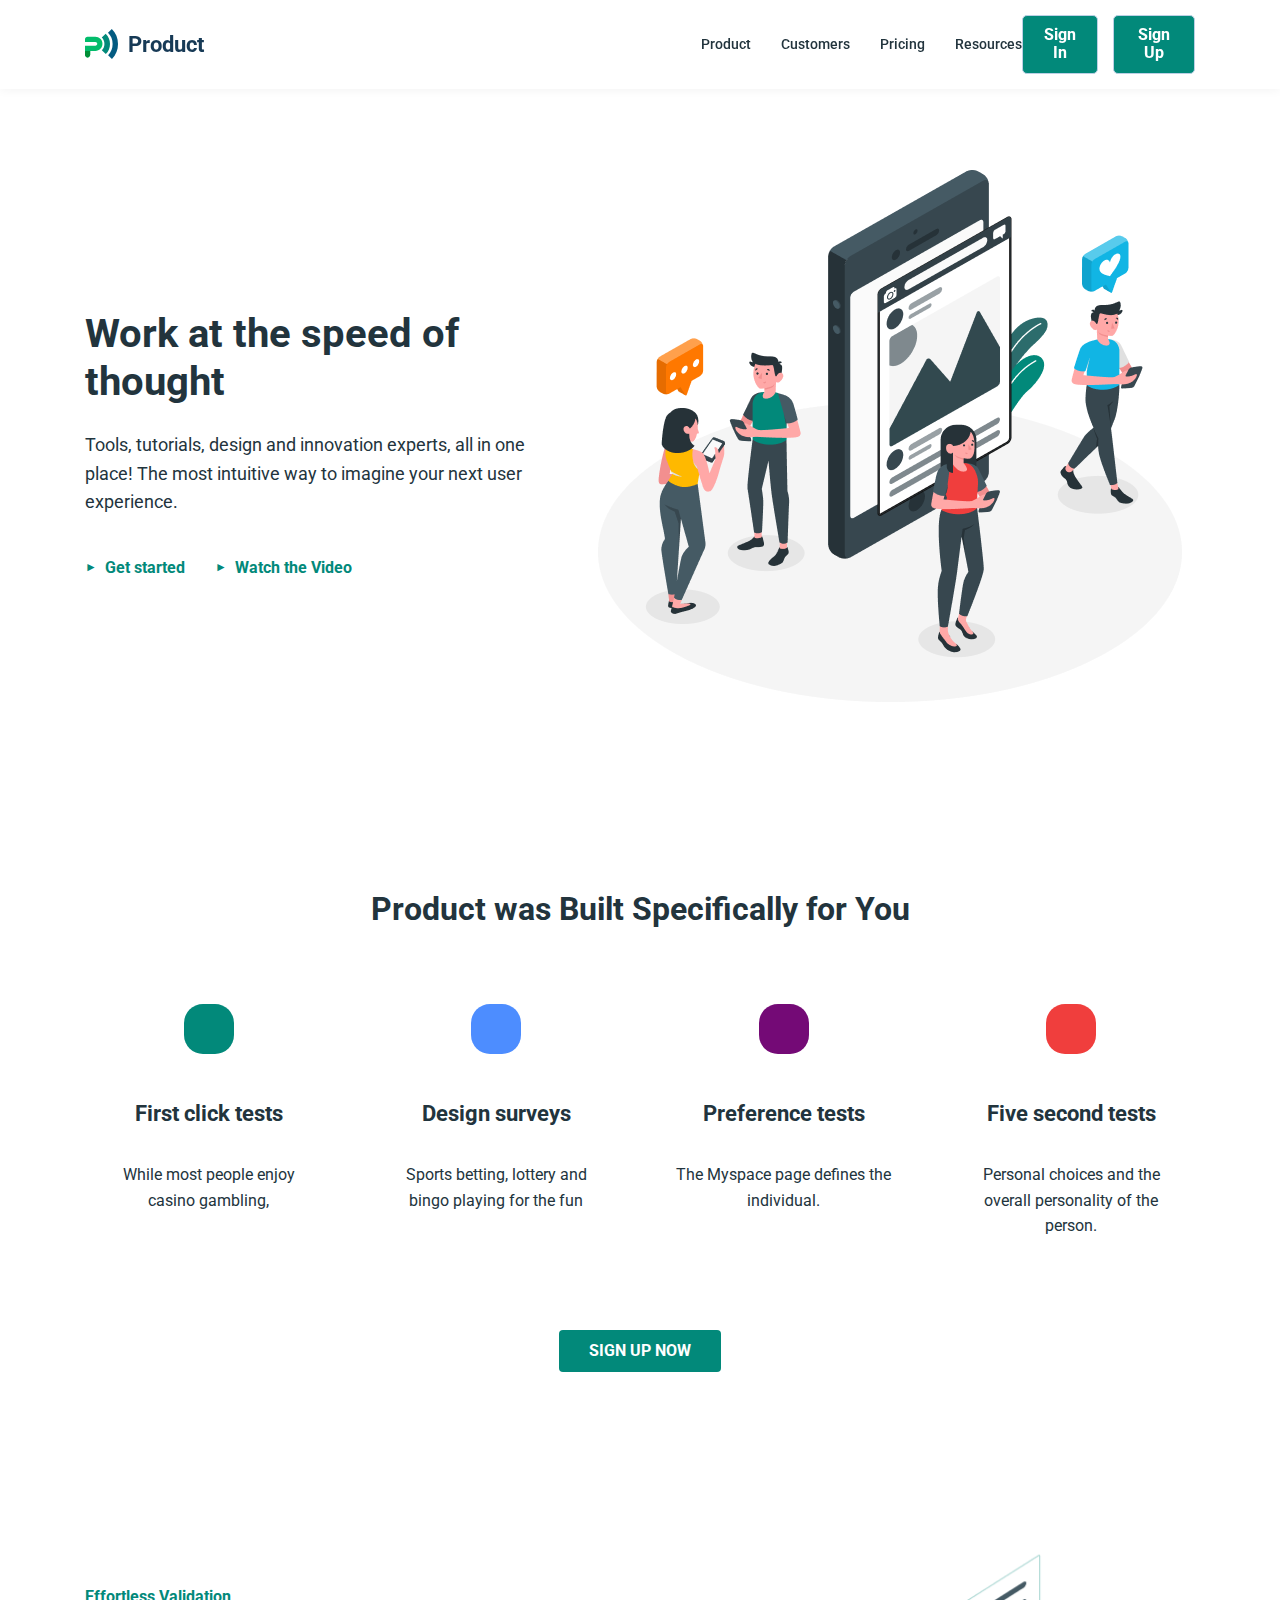
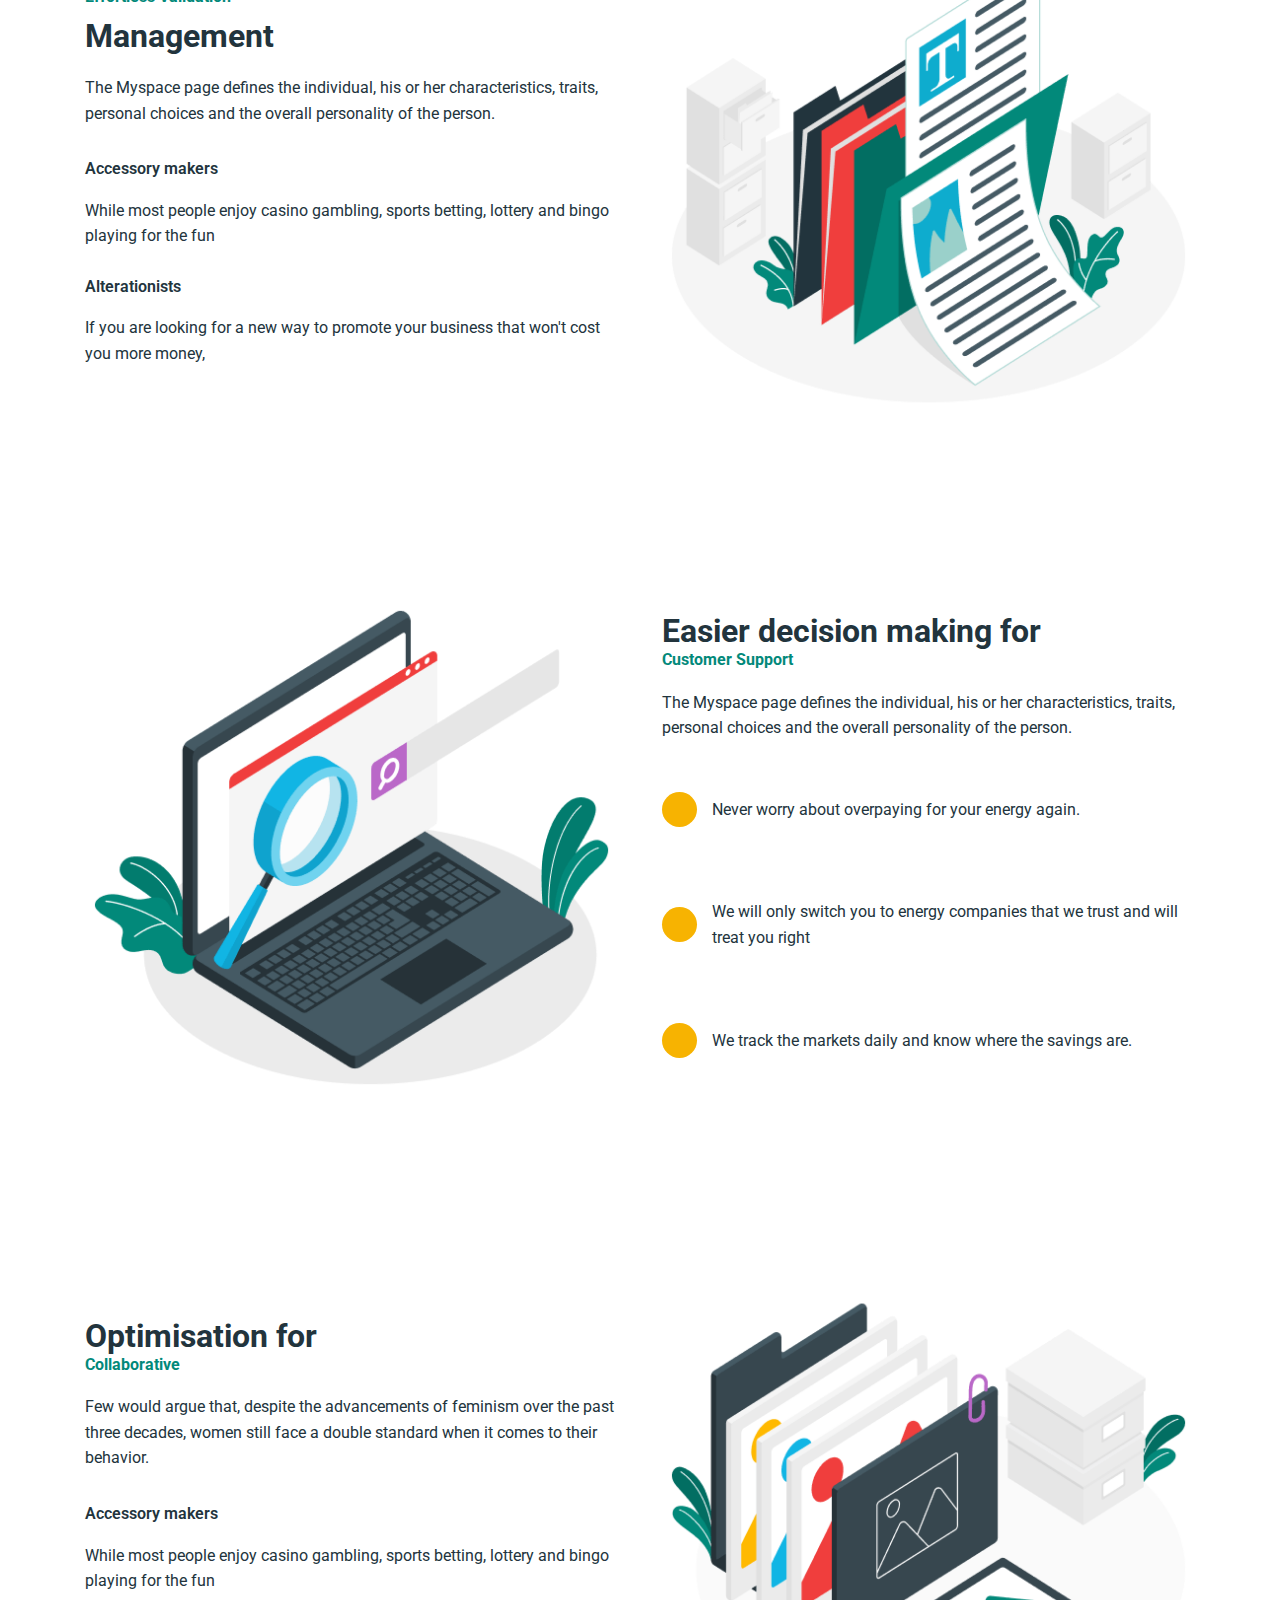
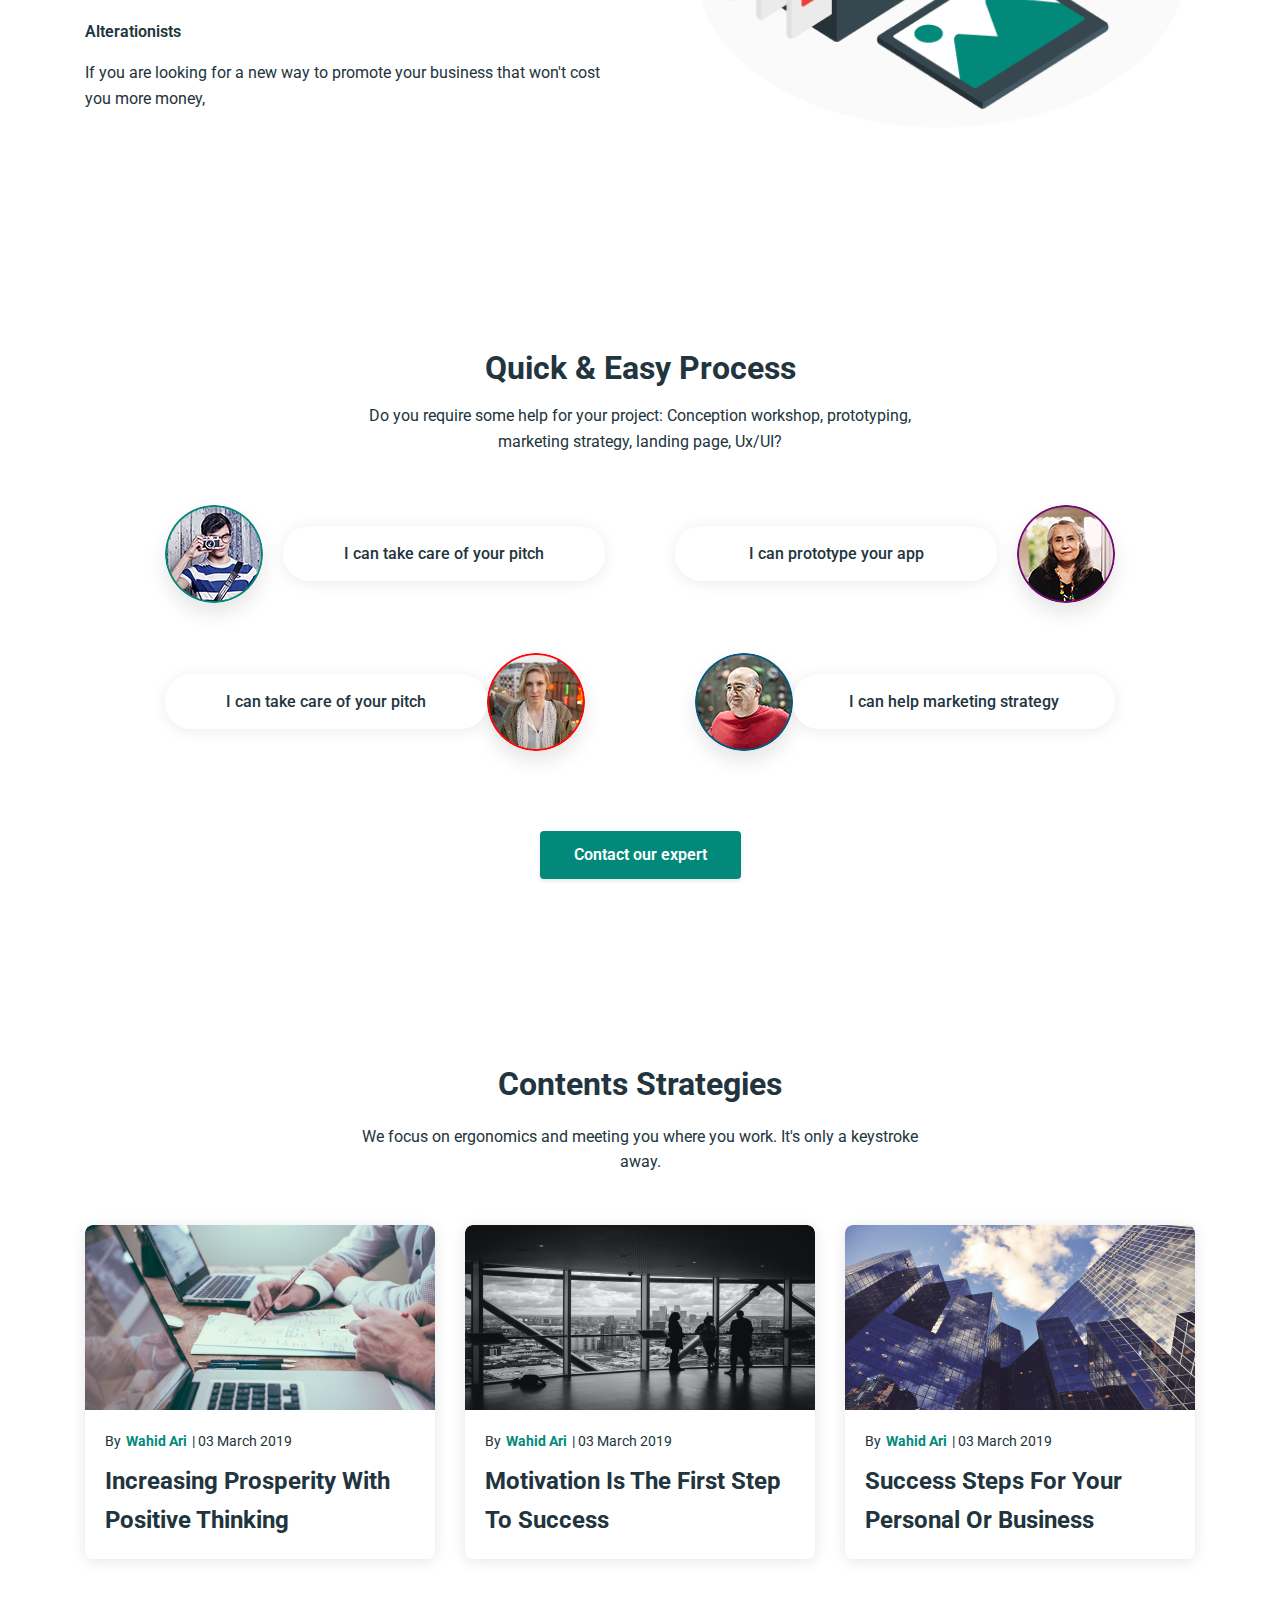
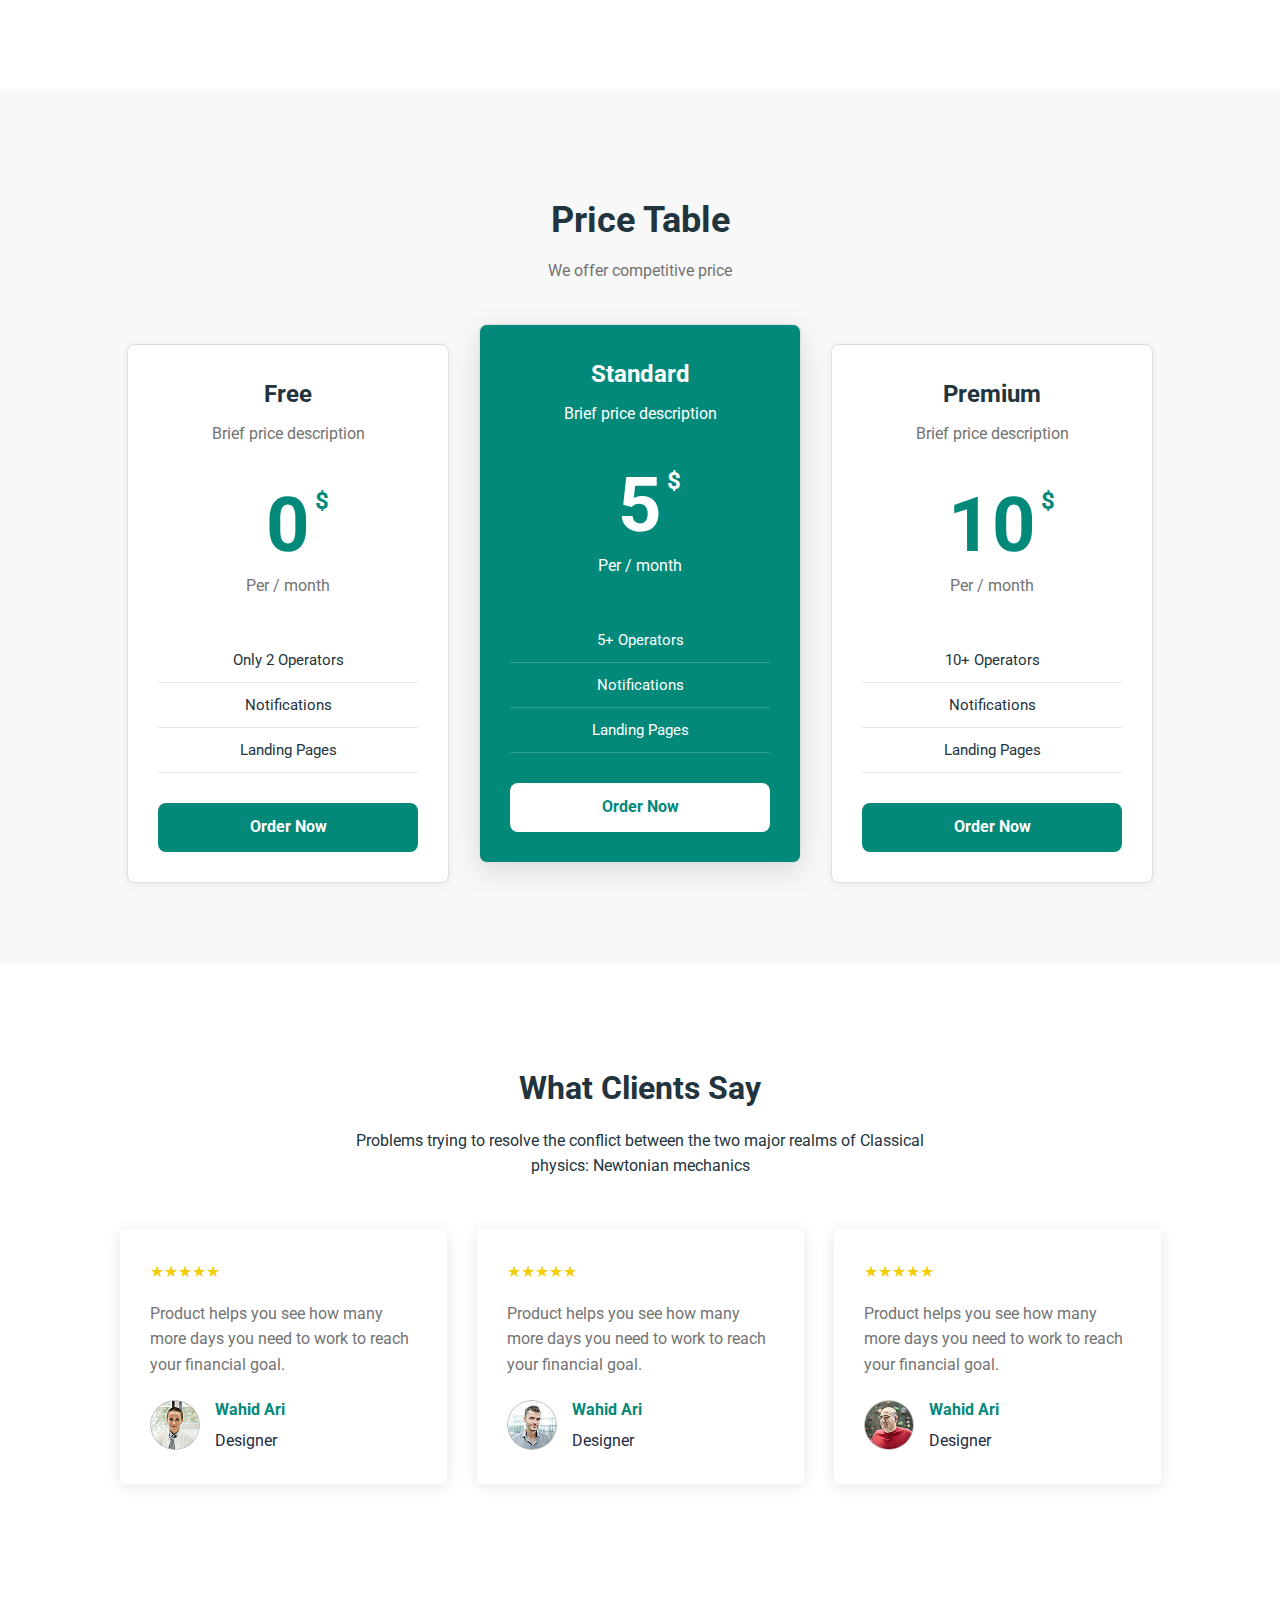
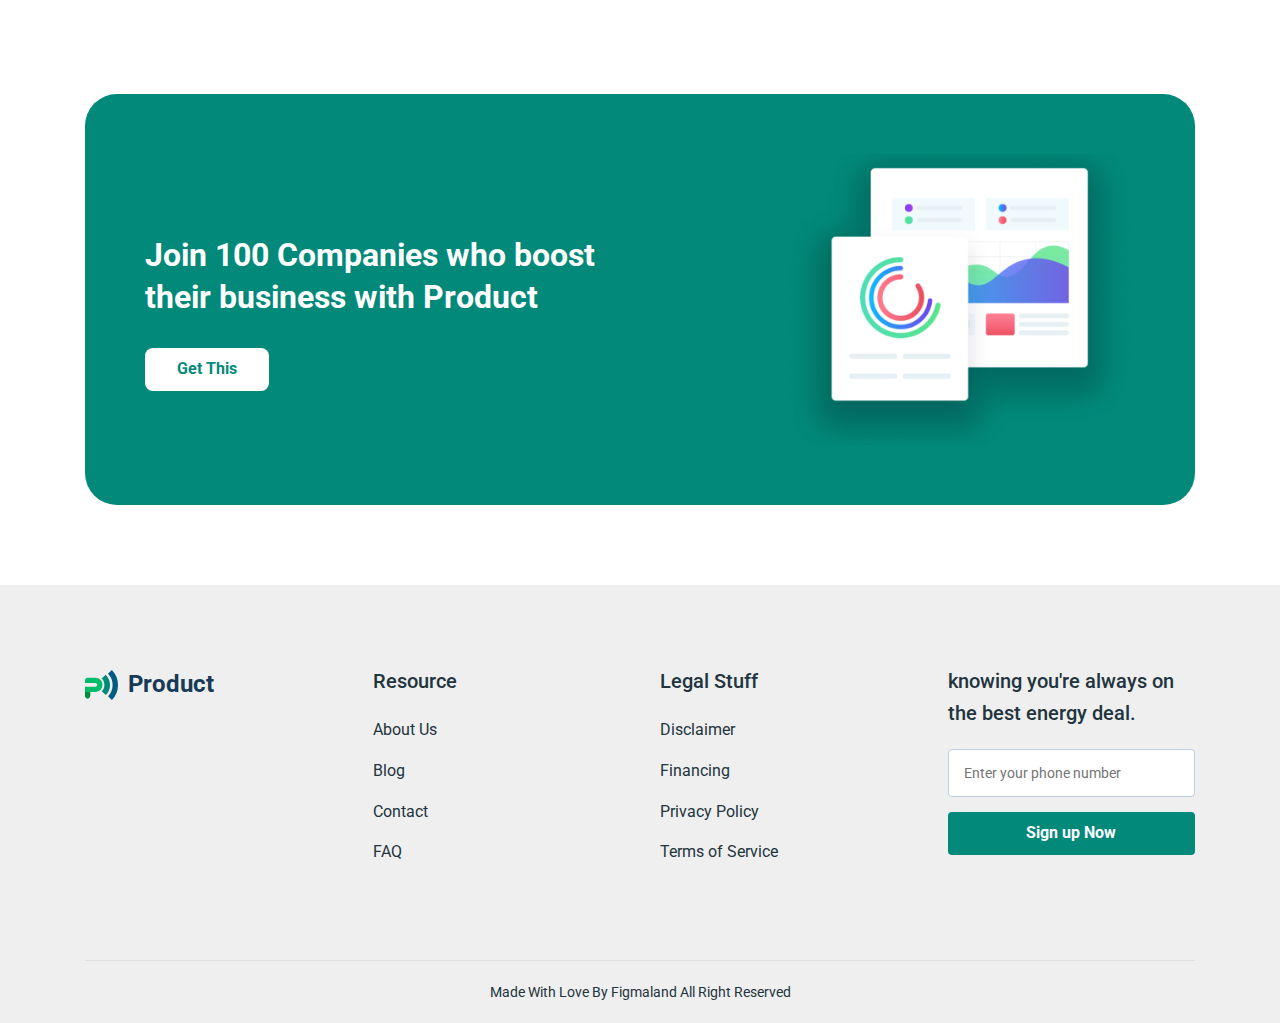
<file: index.html>
<!DOCTYPE html>
<html lang="en">
  <head>
    <meta charset="UTF-8" />
    <meta name="viewport" content="width=device-width, initial-scale=1.0" />
    <title>Business promotion</title>
    <!-- Modern Normalize -->
    <link
      rel="stylesheet"
      href="https://cdnjs.cloudflare.com/ajax/libs/modern-normalize/2.0.0/modern-normalize.min.css"
    />
    <!-- Google Fonts -->
    <link rel="preconnect" href="https://fonts.googleapis.com" />
    <link rel="preconnect" href="https://fonts.gstatic.com" crossorigin />
    <link
      href="https://fonts.googleapis.com/css2?family=Raleway:wght@700&family=Roboto:wght@400;500;700&display=swap"
      rel="stylesheet"
    />
    <!-- Styles -->
    <link rel="stylesheet" href="./css/styles.css" />
  </head>

  <body>
    <header class="header">
      <div class="container">
        <div class="nav">
          <nav>
            <a href="./index.html">
              <img src="./images/logo.svg" alt="logo" /> Product
            </a>
            <ul class="nav-list">
              <li><a href="">Product</a></li>
              <li><a href="./customers.html">Customers</a></li>
              <li><a href="./pricing.html">Pricing</a></li>
              <li><a href="">Resources</a></li>
            </ul>
          </nav>
          <ul class="nav-button">
            <li><button type="button">Sign In</button></li>
            <li><button type="button">Sign Up</button></li>
          </ul>
        </div>
      </div>
    </header>
    <main>
      <!-- Hero -->
      <section class="hero-section">
        <div class="container">
          <div class="hero-content">
            <div>
              <h1 class="hero-title">Work at the speed of thought</h1>
              <p class="text">
                Tools, tutorials, design and innovation experts, all in one
                place! The most intuitive way to imagine your next user
                experience.
              </p>
              <ul class="hero-button">
                <li><button type="button">Get started</button></li>
                <li><button type="button">Watch the Video</button></li>
              </ul>
            </div>
            <img src="./images/hero-img.png" alt="people" width="610" />
          </div>
        </div>
      </section>
      <!-- Product -->
      <section class="product-section">
        <div class="container">
          <h2 class="product-title">Product was Built Specifically for You</h2>
          <div class="product-list-wrapper">
            <ul class="product-list">
              <li class="product-list-item">
                <div class="product-icon product-icon-1"></div>
                <h3 class="product-list-title">First click tests</h3>
                <p class="product-list-text">
                  While most people enjoy casino gambling,
                </p>
              </li>
              <li class="product-list-item">
                <div class="product-icon product-icon-2"></div>
                <h3 class="product-list-title">Design surveys</h3>
                <p class="product-list-text">
                  Sports betting, lottery and bingo playing for the fun
                </p>
              </li>
              <li class="product-list-item">
                <div class="product-icon product-icon-3"></div>
                <h3 class="product-list-title">Preference tests</h3>
                <p class="product-list-text">
                  The Myspace page defines the individual.
                </p>
              </li>
              <li class="product-list-item">
                <div class="product-icon product-icon-4"></div>
                <h3 class="product-list-title">Five second tests</h3>
                <p class="product-list-text">
                  Personal choices and the overall personality of the person.
                </p>
              </li>
            </ul>
          </div>
          <button class="product-list-button" type="button">SIGN UP NOW</button>
        </div>
      </section>
      <!-- Management -->
      <section class="management-section">
        <div class="container">
          <div class="management-wrapper">
            <div class="management-content">
              <h2 class="management-title">
                <span class="text-management-title">Effortless Validation</span>
                Management
              </h2>
              <p class="management-text">
                The Myspace page defines the individual, his or her
                characteristics, traits, personal choices and the overall
                personality of the person.
              </p>
              <ul class="management-features">
                <li class="management-feature-item">
                  <h3 class="management-feature-title">Accessory makers</h3>
                  <p class="management-feature-text">
                    While most people enjoy casino gambling, sports betting,
                    lottery and bingo playing for the fun
                  </p>
                </li>
                <li class="management-feature-item">
                  <h3 class="management-feature-title">Alterationists</h3>
                  <p class="management-feature-text">
                    If you are looking for a new way to promote your business
                    that won't cost you more money,
                  </p>
                </li>
              </ul>
            </div>
            <div class="management-image">
              <img
                src="./images/management-img.png"
                alt="document"
                width="540"
                class="management-img"
              />
            </div>
          </div>
        </div>
      </section>
      <!-- Customer -->
      <section class="customer-section">
        <div class="container">
          <div class="customer-wrapper">
            <div class="customer-image">
              <img
                src="./images/support-img.png"
                alt="customer-support"
                class="customer-img"
              />
            </div>
            <div class="customer-content">
              <h2 class="customer-title">
                Easier decision making for
                <span class="text-customer-title">Customer Support</span>
              </h2>
              <p class="customer-text">
                The Myspace page defines the individual, his or her
                characteristics, traits, personal choices and the overall
                personality of the person.
              </p>
              <ul class="customer-features">
                <li class="customer-feature-item">
                  <p class="customer-feature-text">
                    Never worry about overpaying for your energy again.
                  </p>
                </li>
                <li class="customer-feature-item">
                  <p class="customer-feature-text">
                    We will only switch you to energy companies that we trust
                    and will treat you right
                  </p>
                </li>
                <li class="customer-feature-item">
                  <p class="customer-feature-text">
                    We track the markets daily and know where the savings are.
                  </p>
                </li>
              </ul>
            </div>
          </div>
        </div>
      </section>

      <!-- Collaborative -->
      <section class="collaborative-section">
        <div class="container">
          <div class="collaborative-wrapper">
            <div class="collaborative-content">
              <h2 class="collaborative-title">
                Optimisation for
                <span class="text-collaborative-title">Collaborative</span>
              </h2>
              <p class="collaborative-text">
                Few would argue that, despite the advancements of feminism over
                the past three decades, women still face a double standard when
                it comes to their behavior.
              </p>
              <ul class="collaborative-features">
                <li class="collaborative-feature-item">
                  <h3 class="collaborative-feature-title">Accessory makers</h3>
                  <p class="collaborative-feature-text">
                    While most people enjoy casino gambling, sports betting,
                    lottery and bingo playing for the fun
                  </p>
                </li>
                <li class="collaborative-feature-item">
                  <h3 class="collaborative-feature-title">Alterationists</h3>
                  <p class="collaborative-feature-text">
                    If you are looking for a new way to promote your business
                    that won't cost you more money,
                  </p>
                </li>
              </ul>
            </div>
            <div class="collaborative-image">
              <img
                src="./images/collaboration-img.png"
                alt="Collaborative"
                class="collaborative-img"
              />
            </div>
          </div>
        </div>
      </section>
      <!-- Process -->
      <section class="process-section">
        <div class="container">
          <h2 class="process-title">Quick & Easy Process</h2>
          <p class="process-text">
            Do you require some help for your project: Conception workshop,
            prototyping, marketing strategy, landing page, Ux/UI?
          </p>
          <div class="process-list-wrapper">
            <ul class="process-list">
              <li class="process-item">
                <img
                  class="process-img"
                  src="./images/care-of.png"
                  alt="care of"
                />
                <p>I can take care of your pitch</p>
              </li>
              <li class="process-item">
                <img
                  class="process-img"
                  src="./images/prototype.png"
                  alt="prototype"
                />
                <p>I can prototype your app</p>
              </li>
              <li class="process-item">
                <img
                  class="process-img"
                  src="./images/can-take.png"
                  alt="can-take"
                />
                <p>I can take care of your pitch</p>
              </li>
              <li class="process-item">
                <img
                  class="process-img left"
                  src="./images/marketing.png"
                  alt="marketing"
                />
                <p>I can help marketing strategy</p>
              </li>
            </ul>
          </div>
          <button class="process-button" type="button">
            Contact our expert
          </button>
        </div>
      </section>
      <!-- Contents Strategies -->
      <section class="contents-section">
        <div class="container">
          <h2 class="contents-title">Contents Strategies</h2>
          <p class="contents-text">
            We focus on ergonomics and meeting you where you work. It's only a
            keystroke away.
          </p>
          <div class="contents-list-wrapper">
            <ul class="contents-list">
              <li class="contents-item">
                <img
                  class="contents-img"
                  src="./images/news-1.png"
                  alt="news-1"
                />
                <p class="contents-text-normal">
                  By<span class="contents-text-bold">Wahid Ari</span>| 03 March
                  2019
                </p>
                <h3 class="contents-title-item">
                  Increasing Prosperity With Positive Thinking
                </h3>
              </li>
              <li class="contents-item">
                <img
                  class="contents-img"
                  src="./images/news-2.png"
                  alt="news-2"
                />
                <p class="contents-text-normal">
                  By<span class="contents-text-bold">Wahid Ari</span>| 03 March
                  2019
                </p>
                <h3 class="contents-title-item">
                  Motivation Is The First Step To Success
                </h3>
              </li>
              <li class="contents-item">
                <img
                  class="contents-img"
                  src="./images/news-3.png"
                  alt="news-3"
                />
                <p class="contents-text-normal">
                  By<span class="contents-text-bold">Wahid Ari</span>| 03 March
                  2019
                </p>
                <h3 class="contents-title-item">
                  Success Steps For Your Personal Or Business
                </h3>
              </li>
            </ul>
          </div>
        </div>
      </section>

      <!-- Price -->
      <section class="price-section">
        <div class="container">
          <header class="price-header">
            <h2 class="price-title">Price Table</h2>
            <p class="price-description">We offer competitive price</p>
          </header>

          <div class="price-table">
            <!-- Free Plan -->
            <article class="price-card">
              <div class="price-card-header">
                <h3 class="price-card-title">Free</h3>
                <p class="price-card-subtitle">Brief price description</p>
              </div>

              <div class="price-card-cost">
                <span class="price-amount">0</span>
                <span class="price-currency">$</span>
                <p class="price-period">Per / month</p>
              </div>

              <div class="price-card-features">
                <ul>
                  <li>Only 2 Operators</li>
                  <li>Notifications</li>
                  <li>Landing Pages</li>
                </ul>
              </div>

              <div class="price-card-action">
                <button type="button" class="price-card-button">
                  Order Now
                </button>
              </div>
            </article>

            <!-- Standard Plan -->
            <article class="price-card price-card-featured">
              <div class="price-card-header">
                <h3 class="price-card-title">Standard</h3>
                <p class="price-card-subtitle">Brief price description</p>
              </div>

              <div class="price-card-cost">
                <span class="price-amount">5</span>
                <span class="price-currency">$</span>
                <p class="price-period">Per / month</p>
              </div>

              <div class="price-card-features">
                <ul>
                  <li>5+ Operators</li>
                  <li>Notifications</li>
                  <li>Landing Pages</li>
                </ul>
              </div>

              <div class="price-card-action">
                <button type="button" class="price-card-button">
                  Order Now
                </button>
              </div>
            </article>

            <!-- Premium Plan -->
            <article class="price-card">
              <div class="price-card-header">
                <h3 class="price-card-title">Premium</h3>
                <p class="price-card-subtitle">Brief price description</p>
              </div>

              <div class="price-card-cost">
                <span class="price-amount">10</span>
                <span class="price-currency">$</span>
                <p class="price-period">Per / month</p>
              </div>

              <div class="price-card-features">
                <ul>
                  <li>10+ Operators</li>
                  <li>Notifications</li>
                  <li>Landing Pages</li>
                </ul>
              </div>

              <div class="price-card-action">
                <button type="button" class="price-card-button">
                  Order Now
                </button>
              </div>
            </article>
          </div>
        </div>
      </section>

      <!--Clients Say -->
      <section class="clients-section">
        <div class="container">
          <h2 class="clients-title">What Clients Say</h2>
          <p class="clients-text">
            Problems trying to resolve the conflict between the two major realms
            of Classical physics: Newtonian mechanics
          </p>
          <div class="clients-list-wrapper">
            <ul class="clients-list">
              <li class="clients-item">
                <p class="clients-item-text">
                  Product helps you see how many more days you need to work to
                  reach your financial goal.
                </p>
                <div class="clients-info">
                  <img
                    class="clients-img"
                    src="images/Ellipse1.png"
                    alt="designer"
                  />
                  <p class="clients-author">
                    <span class="clients-name">Wahid Ari</span> Designer
                  </p>
                </div>
              </li>
              <li class="clients-item">
                <p class="clients-item-text">
                  Product helps you see how many more days you need to work to
                  reach your financial goal.
                </p>
                <div class="clients-info">
                  <img
                    class="clients-img"
                    src="images/Ellipse2.png"
                    alt="designer"
                  />
                  <p class="clients-author">
                    <span class="clients-name">Wahid Ari</span> Designer
                  </p>
                </div>
              </li>
              <li class="clients-item">
                <p class="clients-item-text">
                  Product helps you see how many more days you need to work to
                  reach your financial goal.
                </p>
                <div class="clients-info">
                  <img
                    class="clients-img"
                    src="images/Ellipse3.png"
                    alt="designer"
                  />
                  <p class="clients-author">
                    <span class="clients-name">Wahid Ari</span> Designer
                  </p>
                </div>
              </li>
            </ul>
          </div>
        </div>
      </section>

      <!-- 100 Companies-->
      <section class="companies-section">
        <div class="container">
          <div class="companies-wrapper">
            <div class="companies-content">
              <h2 class="companies-title">
                Join 100 Companies who boost their business with Product
              </h2>
              <button class="companies-btn">Get This</button>
            </div>
            <div class="companies-image">
              <img
                class="companies-img"
                src="./images/graphics.png"
                alt="graphics"
                width="351"
              />
            </div>
          </div>
        </div>
      </section>
    </main>

    <!-- Footer -->
    <footer class="footer">
      <div class="container">
        <div class="footer-wrapper">
          <div class="footer-column">
            <a class="footer-logo" href="./index.html">
              <img class="img-footer-logo" src="./images/logo.svg" alt="logo" />
              Product
            </a>
          </div>

          <!-- Resources Column -->
          <div class="footer-column">
            <h3 class="footer-heading">Resource</h3>
            <ul class="footer-list">
              <li class="footer-item"><a href="">About Us</a></li>
              <li class="footer-item"><a href="">Blog</a></li>
              <li class="footer-item"><a href="">Contact</a></li>
              <li class="footer-item"><a href="">FAQ</a></li>
            </ul>
          </div>

          <!-- Legal Column -->
          <div class="footer-column">
            <h3 class="footer-heading">Legal Stuff</h3>
            <ul class="footer-list">
              <li class="footer-item"><a href="./index.html">Disclaimer</a></li>
              <li class="footer-item"><a href="./index.html">Financing</a></li>
              <li class="footer-item">
                <a href="./index.html">Privacy Policy</a>
              </li>
              <li class="footer-item">
                <a href="./index.html">Terms of Service</a>
              </li>
            </ul>
          </div>

          <!-- Newsletter Column -->
          <div class="footer-column">
            <h3 class="footer-heading">
              knowing you're always on the best energy deal.
            </h3>
            <form class="footer-form">
              <input
                class="footer-input"
                type="tel"
                placeholder="Enter your phone number"
              />
              <button class="footer-button">Sign up Now</button>
            </form>
          </div>
        </div>
        <div class="footer-bottom">
          <p class="copyright">
            Made With Love By Figmaland All Right Reserved
          </p>
        </div>
      </div>
    </footer>
  </body>
</html>
</file>
<file: css/styles.css>
/* Base styles */
body {
  font-family: 'Roboto', sans-serif;
  color: #252b42;
  line-height: 1.6;
  margin: 0;
  background-color: #ffffff;
}

/* Container */
.container {
  max-width: 1150px;
  width: 100%;
  padding-left: 20px;
  padding-right: 20px;
  margin-left: auto;
  margin-right: auto;
  box-sizing: border-box;
}

ul,
ol {
  list-style: none;
  padding: 0;
  margin: 0;
}

a {
  text-decoration: none;
  color: #252b42;
}

img {
  max-width: 100%;
  height: auto;
  display: block;
}

button {
  cursor: pointer;
  border-radius: 5px;
  padding: 10px 25px;
  font-weight: 700;
  border: none;
  transition: all 0.3s ease;
  font-family: 'Roboto', sans-serif;
}

/* Header styles */
.header {
  padding: 15px 0;
  background-color: #fff;
  box-shadow: 0 1px 10px rgba(0, 0, 0, 0.05);
  position: sticky;
  top: 0;
  z-index: 100;
}

.nav {
  display: flex;
  align-items: center;
  justify-content: space-between;
}

.nav nav {
  display: flex;
  align-items: center;
  justify-content: space-between;
  width: 100%;
}

.nav a {
  display: flex;
  align-items: center;
  font-weight: bold;
  font-size: 22px;
  color: #173a56;
}

.nav a img {
  height: 30px;
  margin-right: 10px;
}

.nav-list {
  display: flex;
  gap: 30px;
}

.nav-list a {
  font-size: 14px;
  font-weight: 500;
  color: #22343d;
}

.nav-list a:hover {
  color: #02897a;
}

.nav-button {
  display: flex;
  gap: 15px;
}

.nav-button button:first-child {
  background-color: transparent;
  color: #173a56;
  border: 1px solid #bcd0e5;
  padding: 10px 20px;
}

.nav-button button:last-child {
  background-color: #02897a;
  color: #ffffff;
  padding: 10px 20px;
}

/* Hero section */
.hero-section {
  padding: 70px 0;
}

.hero-content {
  display: flex;
  align-items: center;
  justify-content: space-between;
  gap: 30px;
}

.hero-title {
  font-size: 40px;
  line-height: 1.2;
  margin-bottom: 25px;
  color: #22343d;
  max-width: 500px;
  font-weight: 700;
}

.text {
  margin-bottom: 30px;
  color: #22343d;
  max-width: 500px;
  font-size: 18px;
}

.hero-button {
  display: flex;
  gap: 30px;
  margin-top: 30px;
}

.hero-button button:first-child {
  background-color: #02897a;
  color: #ffffff;
  padding: 12px 24px;
}

.hero-button button:last-child {
  background-color: transparent;
  color: #02897a;
  border: none;
  display: flex;
  align-items: center;
  padding: 12px 0;
}

.hero-button button:last-child::before {
  content: '►';
  margin-right: 8px;
  font-size: 12px;
}

/* Product section - Updated with stepped layout */
.product-section {
  padding: 80px 0;
  text-align: center;
}

.product-title {
  font-size: 32px;
  line-height: 1.2;
  margin-bottom: 50px;
  text-align: center;
  color: #22343d;
}

.product-list-wrapper {
  margin: 50px 0;
}

.product-list {
  display: grid;
  grid-template-columns: repeat(auto-fit, minmax(240px, 1fr));
  gap: 40px;
  text-align: center;
}

.product-list-item {
  display: flex;
  flex-direction: column;
  align-items: center;
  padding: 25px 15px;
  transition: transform 0.3s ease;
}

.product-icon {
  width: 50px;
  height: 50px;
  border-radius: 19px;
  margin-bottom: 20px;
}

.product-icon-1 {
  background-color: #02897a;
}

.product-icon-2 {
  background-color: #4d8dff;
}

.product-icon-3 {
  background-color: #740a76;
}

.product-icon-4 {
  background-color: #f03e3d;
}

.product-list-title {
  font-size: 22px;
  margin-bottom: 15px;
  color: #22343d;
}

.product-list-text {
  color: #22343d;
  font-size: 16px;
}

.product-list-button {
  background-color: #02897a;
  color: #ffffff;
  padding: 12px 30px;
  font-size: 16px;
  display: inline-block;
  border-radius: 4px;
}

/* Management section - Updated with stepped layout */
.management-section {
  padding: 80px 0;
}

.management-wrapper {
  display: flex;
  align-items: center;
  justify-content: space-between;
  gap: 40px;
}

.management-content {
  flex: 1;
  max-width: 48%;
}

.management-image {
  flex: 1;
  max-width: 48%;
}

.management-title {
  font-size: 32px;
  line-height: 1.2;
  margin-bottom: 20px;
  color: #22343d;
}

.text-management-title {
  display: block;
  color: #02897a;
  font-size: 16px;
  font-weight: bold;
  margin-bottom: 10px;
}

.management-text {
  color: #22343d;
  font-size: 16px;
  margin-bottom: 30px;
}

.management-features {
  margin: 30px 0;
}

.management-feature-item {
  margin-bottom: 25px;
}

.management-feature-title {
  font-size: 16px;
  margin-bottom: 10px;
  color: #22343d;
  font-weight: 600;
}

.management-feature-text {
  color: #22343d;
  font-size: 16px;
}

.management-img {
  width: 100%;
  max-width: 540px;
}

/* Customer section - Updated with stepped layout */
.customer-section {
  padding: 80px 0;
}

.customer-wrapper {
  display: flex;
  align-items: center;
  justify-content: space-between;
  gap: 40px;
  flex-direction: row;
}

.customer-content {
  flex: 1;
  max-width: 48%;
}

.customer-image {
  flex: 1;
  max-width: 48%;
  text-align: left;
}

.customer-title {
  font-size: 32px;
  line-height: 1.2;
  margin-bottom: 20px;
  color: #22343d;
}

.text-customer-title {
  display: block;
  color: #02897a;
  font-size: 16px;
  font-weight: bold;
  margin-bottom: 10px;
}

.customer-text {
  color: #22343d;
  font-size: 16px;
  margin-bottom: 30px;
}

.customer-features {
  margin: 30px 0;
}

.customer-feature-item {
  margin-bottom: 25px;
  display: flex;
  align-items: center;
  padding: 10px 0;
}

.customer-feature-item::before {
  content: '';
  display: inline-block;
  width: 35px;
  height: 35px;
  background-color: #f7b301;
  border-radius: 50%;
  margin-right: 15px;
  flex-shrink: 0;
}

.customer-feature-text {
  color: #22343d;
  font-size: 16px;
}

.customer-img {
  width: 100%;
  max-width: 540px;
}

/* Collaborative section - Updated with stepped layout */
.collaborative-section {
  padding: 80px 0;
}

.collaborative-wrapper {
  display: flex;
  align-items: center;
  justify-content: space-between;
  gap: 40px;
}

.collaborative-content {
  flex: 1;
  max-width: 48%;
}

.collaborative-image {
  flex: 1;
  max-width: 48%;
}

.collaborative-title {
  font-size: 32px;
  line-height: 1.2;
  margin-bottom: 20px;
  color: #22343d;
}

.text-collaborative-title {
  display: block;
  color: #02897a;
  font-size: 16px;
  font-weight: bold;
  margin-bottom: 10px;
}

.collaborative-text {
  color: #22343d;
  font-size: 16px;
  margin-bottom: 30px;
}

.collaborative-features {
  margin: 30px 0;
}

.collaborative-feature-item {
  margin-bottom: 25px;
}

.collaborative-feature-title {
  font-size: 16px;
  margin-bottom: 10px;
  color: #22343d;
  font-weight: 600;
}

.collaborative-feature-text {
  color: #22343d;
  font-size: 16px;
}

.collaborative-img {
  width: 100%;
  max-width: 540px;
}

/* Process section */
.customer-wrapper {
  display: flex;
  align-items: center;
  justify-content: space-between;
  gap: 40px;
  flex-direction: row; /* Изменено с row-reverse на row */
}

.customer-content {
  flex: 1;
  max-width: 48%;
}

.customer-image {
  flex: 1;
  max-width: 48%;
  text-align: left;
}

/* Process section - финальная версия */
.process-section {
  padding: 80px 0;
  text-align: center;
  background-color: #fff;
}

.process-title {
  font-size: 32px;
  line-height: 1.2;
  margin-bottom: 16px;
  text-align: center;
  color: #22343d;
  font-weight: 700;
}

.process-text {
  margin: 0 auto 50px;
  max-width: 600px;
  text-align: center;
  color: #22343d;
  font-size: 16px;
}

.process-list-wrapper {
  margin: 50px auto;
  max-width: 980px;
  padding: 0 15px;
}

.process-list {
  display: grid;
  grid-template-columns: repeat(2, 1fr);
  gap: 50px 30px;
}

.process-item {
  display: flex;
  align-items: center;
}

/* Первый элемент: картинка слева от текста */
.process-item:nth-child(1) {
  flex-direction: row;
  justify-content: flex-start;
  padding-right: 20px;
}

/* Второй элемент: картинка справа от текста */
.process-item:nth-child(2) {
  flex-direction: row-reverse;
  justify-content: flex-start;
  padding-left: 20px;
}

/* Третий элемент: картинка слева от текста */
.process-item:nth-child(3) {
  flex-direction: row-reverse;
  justify-content: flex-start;
  padding-right: 20px;
}

/* Четвертый элемент: картинка справа от текста */
.process-item:nth-child(4) {
  flex-direction: row;
  justify-content: flex-start;
  padding-left: 20px;
}

.process-img {
  width: 98px;
  height: 98px;
  border-radius: 50%;
  object-fit: cover;
  box-shadow: 0 10px 20px rgba(0, 0, 0, 0.1);
  flex-shrink: 0;
}

.process-item:nth-child(odd) .process-img {
  margin-right: 20px;
}

.process-item:nth-child(even) .process-img {
  margin-left: 20px;
}

.process-item p {
  background-color: #fff;
  padding: 15px 25px;
  border-radius: 26px; /* Увеличиваем радиус для большего закругления */
  font-size: 16px;
  color: #22343d;
  font-weight: 500;
  box-shadow: 0 2px 15px rgba(0, 0, 0, 0.08);
  position: relative;
  text-align: center;
  white-space: nowrap; /* Текст в одну строку */
  flex-grow: 1; /* Растягиваем на доступное пространство */
  max-width: none;
}

/* Треугольник для бабблов (как на стикере) */
.process-item:nth-child(1) p::before,
.process-item:nth-child(3) p::before {
  content: '';
  position: absolute;
  width: 15px;
  height: 15px;
  background-color: #fff;
  left: -5px;
  top: 50%;
  transform: translateY(-50%) rotate(45deg);
  z-index: -1;
  box-shadow: -2px 2px 5px rgba(0, 0, 0, 0.05);
}

.process-item:nth-child(2) p::before,
.process-item:nth-child(4) p::before {
  content: '';
  position: absolute;
  width: 15px;
  height: 15px;
  background-color: #fff;
  right: -5px;
  top: 50%;
  transform: translateY(-50%) rotate(45deg);
  z-index: -1;
  box-shadow: 2px -2px 5px rgba(0, 0, 0, 0.05);
}

.process-button {
  background-color: #02897a;
  color: #ffffff;
  display: inline-block;
  margin: 30px auto 0;
  padding: 15px 34px;
  border-radius: 4px;
  font-size: 16px;
  font-weight: 600;
  cursor: pointer;
  border: none;
  transition: background-color 0.3s ease;
  box-shadow: 0 2px 4px rgba(0, 0, 0, 0.1);
  text-align: center;
}

.process-button:hover {
  background-color: #016d62;
  box-shadow: 0 4px 8px rgba(0, 0, 0, 0.15);
}

/* Адаптивность */
@media (max-width: 992px) {
  .process-item p {
    white-space: normal;
    text-align: left;
  }
}

@media (max-width: 768px) {
  .process-list {
    grid-template-columns: 1fr;
    gap: 40px;
  }

  .process-item:nth-child(n) {
    flex-direction: row;
    justify-content: flex-start;
    padding: 0;
  }

  .process-item:nth-child(n) .process-img {
    margin-right: 20px;
    margin-left: 0;
  }

  .process-item p {
    white-space: normal;
  }

  .process-item:nth-child(n) p::before {
    left: -5px;
    right: auto;
    box-shadow: -2px 2px 5px rgba(0, 0, 0, 0.05);
  }
}
/* Contents Strategies section */
.contents-section {
  padding: 80px 0;
  text-align: center;
}

.contents-title {
  font-size: 32px;
  line-height: 1.2;
  margin-bottom: 20px;
  text-align: center;
  color: #22343d;
}

.contents-text {
  margin: 0 auto 50px;
  max-width: 600px;
  text-align: center;
  color: #22343d;
  font-size: 16px;
}

.contents-list-wrapper {
  margin: 50px 0;
}

.contents-list {
  display: flex;
  flex-wrap: wrap;
  justify-content: center;
  gap: 30px;
}

.contents-item {
  width: 350px;
  text-align: left;
  box-shadow: 0 2px 15px rgba(0, 0, 0, 0.1);
  border-radius: 8px;
  overflow: hidden;
  background-color: #ffffff;
}

.contents-img {
  width: 100%;
  height: 185px;
  object-fit: cover;
}

.contents-text-normal {
  padding: 20px 20px 10px;
  font-size: 14px;
  color: #22343d;
  margin: 0;
}

.contents-text-bold {
  color: #02897a;
  font-weight: bold;
  margin: 0 5px;
}

.contents-title-item {
  padding: 0 20px 20px;
  font-size: 24px;
  color: #22343d;
  margin: 0;
  font-weight: 700;
}

/* Price section */
.price-section {
  padding: 80px 0;
  background-color: #f8f8f8;
}

.price-header {
  text-align: center;
  margin-bottom: 60px;
}

.price-title {
  font-size: 36px;
  line-height: 1.2;
  margin-bottom: 16px;
  color: #22343d;
  font-weight: 700;
}

.price-description {
  font-size: 16px;
  color: #737373;
  margin: 0;
}

.price-table {
  display: flex;
  justify-content: center;
  flex-wrap: wrap;
  gap: 30px;
  margin-top: 50px;
}

.price-card {
  background-color: #ffffff;
  border-radius: 8px;
  padding: 30px 0;
  width: 322px;
  text-align: center;
  border: 1px solid #dedede;
  box-shadow: 0 2px 8px rgba(0, 0, 0, 0.06);
  transition: all 0.3s ease;
  position: relative;
}

.price-card:hover {
  transform: translateY(-5px);
  box-shadow: 0 8px 30px rgba(0, 0, 0, 0.12);
}

.price-card-featured {
  background-color: #02897a;
  color: #ffffff;
  transform: translateY(-20px);
  box-shadow: 0 8px 30px rgba(0, 0, 0, 0.12);
  z-index: 10;
}

.price-card-header {
  padding: 0 30px;
  margin-bottom: 20px;
}

.price-card-title {
  font-size: 24px;
  font-weight: 700;
  margin: 0 0 8px;
  color: #22343d;
}

.price-card-subtitle {
  font-size: 16px;
  color: #737373;
  margin: 0;
}

.price-card-featured .price-card-title,
.price-card-featured .price-card-subtitle,
.price-card-featured .price-period,
.price-card-featured .price-card-features ul li {
  color: #ffffff;
}

.price-card-cost {
  padding: 20px 0;
  margin-bottom: 20px;
  position: relative;
}

.price-amount {
  font-size: 76px;
  font-weight: 700;
  color: #02897a;
  line-height: 1;
  display: inline-block;
}

.price-currency {
  font-size: 24px;
  font-weight: 700;
  color: #02897a;
  position: absolute;
  top: 15px;
  margin-left: 5px;
}

.price-period {
  font-size: 16px;
  color: #737373;
  margin: 10px 0 0;
}

.price-card-featured .price-amount,
.price-card-featured .price-currency {
  color: #ffffff;
}

.price-card-features {
  padding: 0 30px;
  margin-bottom: 30px;
}

.price-card-features ul {
  list-style: none;
  padding: 0;
  margin: 0;
}

.price-card-features ul li {
  padding: 10px 0;
  border-bottom: 1px solid #e5e5e5;
  color: #22343d;
  font-size: 15px;
}

.price-card-featured .price-card-features ul li {
  border-bottom: 1px solid rgba(255, 255, 255, 0.2);
}

.price-card-action {
  padding: 0 30px;
}

.price-card-button {
  background-color: #02897a;
  color: #ffffff;
  display: block;
  width: 100%;
  padding: 15px 0;
  border-radius: 8px;
  font-size: 16px;
  font-weight: 700;
  cursor: pointer;
  transition: all 0.3s ease;
}

.price-card-button:hover {
  background-color: #016d62;
}

.price-card-featured .price-card-button {
  background-color: #ffffff;
  color: #02897a;
}

.price-card-featured .price-card-button:hover {
  background-color: #f0f0f0;
}

/* Clients Say section */
.clients-section {
  padding: 80px 0;
  text-align: center;
}

.clients-title {
  font-size: 32px;
  line-height: 1.2;
  margin-bottom: 20px;
  text-align: center;
  color: #22343d;
}

.clients-text {
  margin: 0 auto 50px;
  max-width: 600px;
  text-align: center;
  color: #22343d;
  font-size: 16px;
}

.clients-list-wrapper {
  margin: 50px 0;
}

.clients-list {
  display: flex;
  justify-content: center;
  gap: 30px;
  flex-wrap: wrap;
}

.clients-item {
  background-color: #ffffff;
  padding: 30px;
  border-radius: 5px;
  width: 327px;
  text-align: left;
  color: #737373;
  box-shadow: 0 2px 15px rgba(0, 0, 0, 0.1);
}

.clients-item::before {
  content: '★★★★★';
  color: #f3cd03;
  display: block;
  margin-bottom: 15px;
  font-size: 16px;
}

.clients-info {
  display: flex;
  align-items: center;
  margin-top: 20px;
}

.clients-img {
  width: 50px;
  height: 50px;
  border-radius: 50%;
  margin-right: 15px;
  object-fit: cover;
}

.clients-item-text {
  color: #737373;
  margin-bottom: 0;
  font-size: 16px;
}

.clients-author {
  color: #252b42;
  margin: 0;
}

.clients-name {
  display: block;
  font-weight: bold;
  color: #02897a;
  margin-bottom: 5px;
}

/* 100 Companies section */
.companies-section {
  padding: 80px 0;
}

.companies-wrapper {
  background-color: #02897a;
  color: #ffffff;
  border-radius: 32px;
  padding: 60px;
  display: flex;
  align-items: center;
  justify-content: space-between;
  gap: 40px;
}

.companies-content {
  max-width: 510px;
}

.companies-title {
  font-size: 32px;
  line-height: 1.3;
  color: #ffffff;
  margin-bottom: 30px;
}

.companies-btn {
  background-color: #ffffff;
  color: #02897a;
  padding: 12px 32px;
  font-weight: 700;
  border-radius: 8px;
  display: inline-block;
}

.companies-img {
  max-width: 351px;
}

/* Footer styles - Updated */
.footer {
  background-color: #efefef;
  color: #22343d;
  padding: 80px 0 20px;
}

.footer-wrapper {
  display: flex;
  justify-content: space-between;
  flex-wrap: wrap;
  margin-bottom: 50px;
}

.footer-column {
  width: calc(25% - 30px);
  margin-bottom: 30px;
}

.footer-logo {
  display: flex;
  align-items: center;
  margin-bottom: 25px;
  color: #173a56;
  font-weight: bold;
  font-size: 24px;
}

.img-footer-logo {
  margin-right: 10px;
  height: 30px;
}

.footer-heading {
  color: #22343d;
  margin-top: 0;
  margin-bottom: 20px;
  font-size: 20px;
  font-weight: 500;
}

.footer-list {
  list-style: none;
  padding: 0;
  margin: 0;
}

.footer-item {
  margin-bottom: 15px;
}

.footer-item a {
  color: #22343d;
  font-size: 16px;
  transition: color 0.3s ease;
}

.footer-item a:hover {
  color: #02897a;
}

.footer-form {
  margin-top: 20px;
}

.footer-input {
  padding: 15px;
  border-radius: 4px;
  border: 1px solid #bcd0e5;
  width: 100%;
  margin-bottom: 15px;
  font-size: 14px;
  box-sizing: border-box;
}

.footer-button {
  background-color: #02897a;
  color: #ffffff;
  width: 100%;
  padding: 12px;
  font-weight: 700;
  border-radius: 4px;
  border: none;
  cursor: pointer;
  transition: background-color 0.3s ease;
}

.footer-button:hover {
  background-color: #016d62;
}

.footer-bottom {
  border-top: 1px solid #dedede;
  padding-top: 20px;
  text-align: center;
}

.copyright {
  color: #22343d;
  font-size: 14px;
  margin: 0;
}

/* Media queries for responsiveness */
@media (max-width: 1200px) {
  .container {
    max-width: 960px;
  }

  .hero-content {
    padding: 60px 0;
  }

  .hero-title {
    font-size: 36px;
  }

  .companies-wrapper {
    flex-direction: column;
    text-align: center;
  }

  .companies-title {
    text-align: center;
    margin-bottom: 30px;
  }
}

@media (max-width: 992px) {
  .container {
    max-width: 720px;
  }

  .hero-content {
    flex-direction: column;
    text-align: center;
    padding: 60px 0;
  }

  .hero-title,
  .text {
    max-width: 100%;
  }

  .hero-button {
    justify-content: center;
  }

  .management-wrapper,
  .customer-wrapper,
  .collaborative-wrapper {
    flex-direction: column;
    text-align: center;
  }

  .management-content,
  .customer-content,
  .collaborative-content,
  .management-image,
  .customer-image,
  .collaborative-image {
    max-width: 100%;
  }

  .management-features,
  .customer-features,
  .collaborative-features {
    max-width: 100%;
  }

  .management-text,
  .customer-text,
  .collaborative-text {
    max-width: 100%;
    text-align: center;
  }

  .footer-column {
    width: calc(50% - 20px);
  }

  .price-table {
    gap: 20px;
  }

  .price-card {
    width: calc(50% - 20px);
    max-width: 340px;
  }

  .price-card-featured {
    transform: translateY(-10px);
  }
}

@media (max-width: 768px) {
  .container {
    max-width: 540px;
  }

  .nav {
    flex-direction: column;
  }

  .nav nav {
    flex-direction: column;
  }

  .nav a {
    margin-bottom: 15px;
  }

  .nav-list {
    flex-wrap: wrap;
    justify-content: center;
    gap: 15px;
    margin: 15px 0;
  }

  .nav-button {
    justify-content: center;
    margin-top: 15px;
  }

  .process-item {
    width: 100%;
    max-width: 350px;
    justify-content: center;
  }

  .companies-title {
    font-size: 28px;
  }

  .footer-column {
    width: 100%;
  }

  .price-card {
    width: 100%;
    max-width: 100%;
    margin-bottom: 20px;
  }

  .price-card-featured {
    transform: none;
    margin-top: 30px;
    margin-bottom: 30px;
  }
}

@media (max-width: 576px) {
  .container {
    max-width: 100%;
    padding-left: 15px;
    padding-right: 15px;
  }

  .hero-title {
    font-size: 30px;
  }

  .hero-button {
    flex-direction: column;
    gap: 15px;
  }

  .product-list-item,
  .contents-item,
  .clients-item {
    width: 100%;
  }

  .price-card {
    width: 100%;
  }
}
</file>
